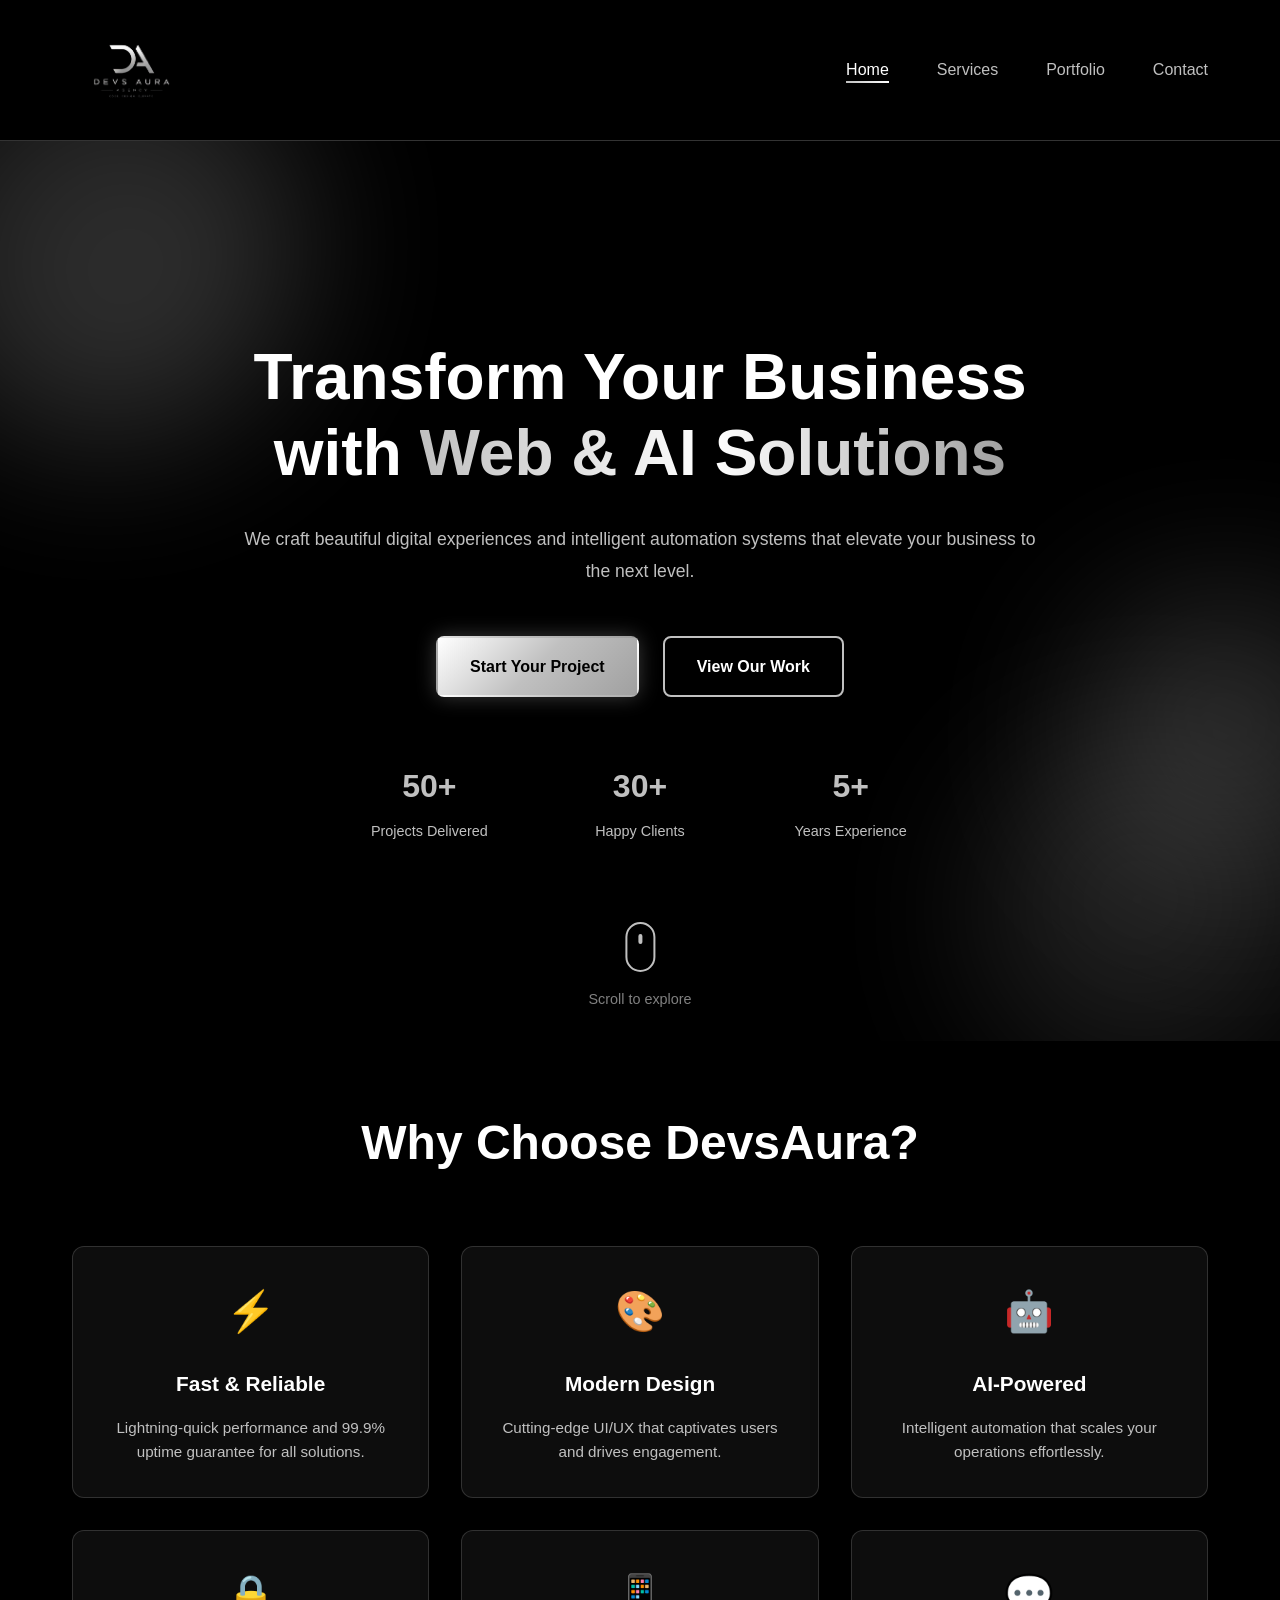
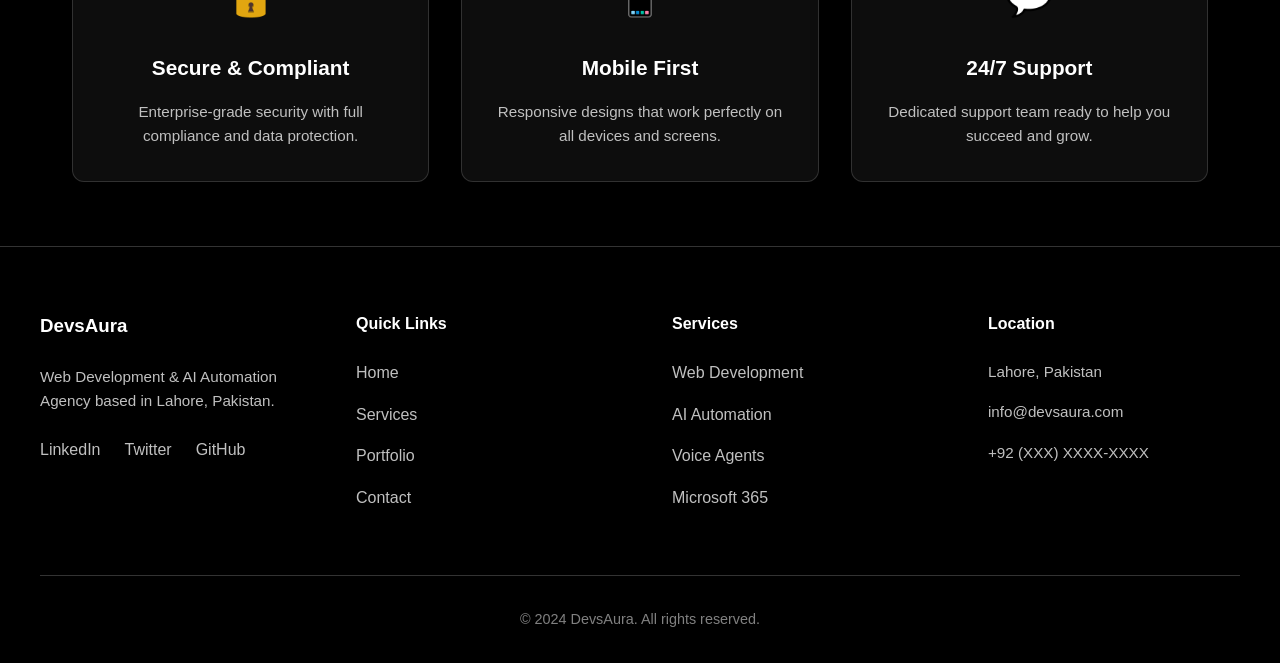
<file: index.html>
<!DOCTYPE html>
<html lang="en">
<head>
    <meta charset="UTF-8">
    <meta name="viewport" content="width=device-width, initial-scale=1.0">
    <title>DevsAura - Web Development & AI Automation Agency</title>
    <link rel="stylesheet" href="style.css">
</head>
<body>
    <!-- Navigation -->
    <nav class="navbar">
        <div class="nav-container">
            <div class="logo">
                <img src="logo.png" alt="DevsAura Logo" style="height: 120px; width: auto; display: block;">
            </div>
            <ul class="nav-menu">
                <li><a href="index.html" class="nav-link active">Home</a></li>
                <li><a href="services.html" class="nav-link">Services</a></li>
                <li><a href="portfolio.html" class="nav-link">Portfolio</a></li>
                <li><a href="contact.html" class="nav-link">Contact</a></li>
            </ul>
            <div class="hamburger">
                <span></span>
                <span></span>
                <span></span>
            </div>
        </div>
    </nav>

    <!-- Hero Section -->
    <section class="hero">
        <div class="background-elements">
            <div class="gradient-blob blob-1"></div>
            <div class="gradient-blob blob-2"></div>
            <div class="gradient-blob blob-3"></div>
        </div>

        <div class="hero-content">
            <h1 class="hero-title">
                Transform Your Business with
                <span class="gradient-text animated-gradient">Web & AI Solutions</span>
            </h1>
            <p class="hero-subtitle">
                We craft beautiful digital experiences and intelligent automation systems
                that elevate your business to the next level.
            </p>

            <div class="hero-cta">
                <a href="contact.html" class="btn btn-primary">Start Your Project</a>
                <a href="portfolio.html" class="btn btn-secondary">View Our Work</a>
            </div>

            <div class="hero-stats">
                <div class="stat-item">
                    <h3>50+</h3>
                    <p>Projects Delivered</p>
                </div>
                <div class="stat-item">
                    <h3>30+</h3>
                    <p>Happy Clients</p>
                </div>
                <div class="stat-item">
                    <h3>5+</h3>
                    <p>Years Experience</p>
                </div>
            </div>
        </div>

        <div class="hero-scroll">
            <div class="scroll-icon">
                <div class="scroll-wheel"></div>
            </div>
            <p>Scroll to explore</p>
        </div>
    </section>

    <!-- Features Section -->
    <section class="features">
        <div class="container">
            <h2>Why Choose DevsAura?</h2>
            <div class="features-grid">
                <div class="feature-card glass">
                    <div class="feature-icon">⚡</div>
                    <h3>Fast & Reliable</h3>
                    <p>Lightning-quick performance and 99.9% uptime guarantee for all solutions.</p>
                </div>
                <div class="feature-card glass">
                    <div class="feature-icon">🎨</div>
                    <h3>Modern Design</h3>
                    <p>Cutting-edge UI/UX that captivates users and drives engagement.</p>
                </div>
                <div class="feature-card glass">
                    <div class="feature-icon">🤖</div>
                    <h3>AI-Powered</h3>
                    <p>Intelligent automation that scales your operations effortlessly.</p>
                </div>
                <div class="feature-card glass">
                    <div class="feature-icon">🔒</div>
                    <h3>Secure & Compliant</h3>
                    <p>Enterprise-grade security with full compliance and data protection.</p>
                </div>
                <div class="feature-card glass">
                    <div class="feature-icon">📱</div>
                    <h3>Mobile First</h3>
                    <p>Responsive designs that work perfectly on all devices and screens.</p>
                </div>
                <div class="feature-card glass">
                    <div class="feature-icon">💬</div>
                    <h3>24/7 Support</h3>
                    <p>Dedicated support team ready to help you succeed and grow.</p>
                </div>
            </div>
        </div>
    </section>

    <!-- Footer -->
    <footer class="footer">
        <div class="footer-content">
            <div class="footer-section">
                <h3>DevsAura</h3>
                <p>Web Development & AI Automation Agency based in Lahore, Pakistan.</p>
                <div class="social-links">
                    <a href="#" class="social-link">LinkedIn</a>
                    <a href="#" class="social-link">Twitter</a>
                    <a href="#" class="social-link">GitHub</a>
                </div>
            </div>
            <div class="footer-section">
                <h4>Quick Links</h4>
                <ul>
                    <li><a href="index.html">Home</a></li>
                    <li><a href="services.html">Services</a></li>
                    <li><a href="portfolio.html">Portfolio</a></li>
                    <li><a href="contact.html">Contact</a></li>
                </ul>
            </div>
            <div class="footer-section">
                <h4>Services</h4>
                <ul>
                    <li><a href="services.html">Web Development</a></li>
                    <li><a href="services.html">AI Automation</a></li>
                    <li><a href="services.html">Voice Agents</a></li>
                    <li><a href="services.html">Microsoft 365</a></li>
                </ul>
            </div>
            <div class="footer-section">
                <h4>Location</h4>
                <p>Lahore, Pakistan</p>
                <p class="contact-info">info@devsaura.com</p>
                <p class="contact-info">+92 (XXX) XXXX-XXXX</p>
            </div>
        </div>
        <div class="footer-bottom">
            <p>&copy; 2024 DevsAura. All rights reserved.</p>
        </div>
    </footer>

    <script src="main.js"></script>
</body>
</html>
</file>
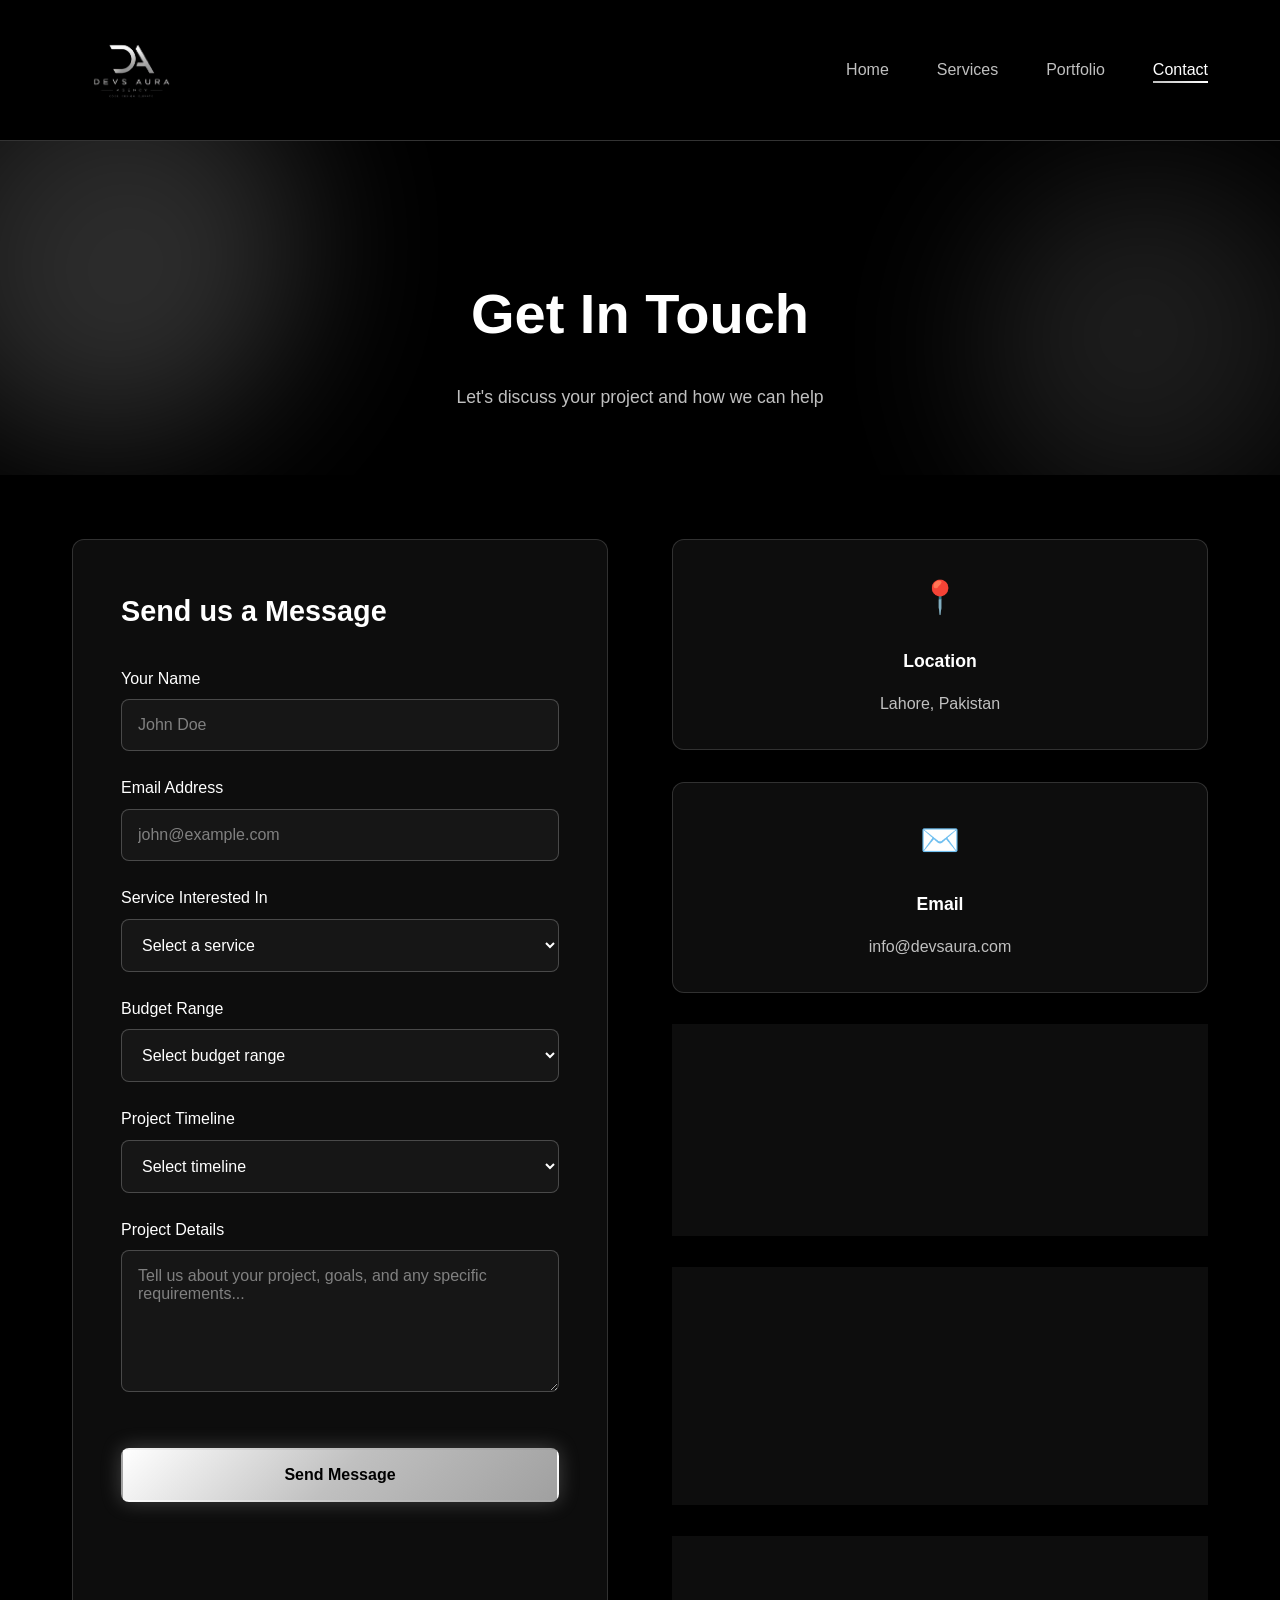
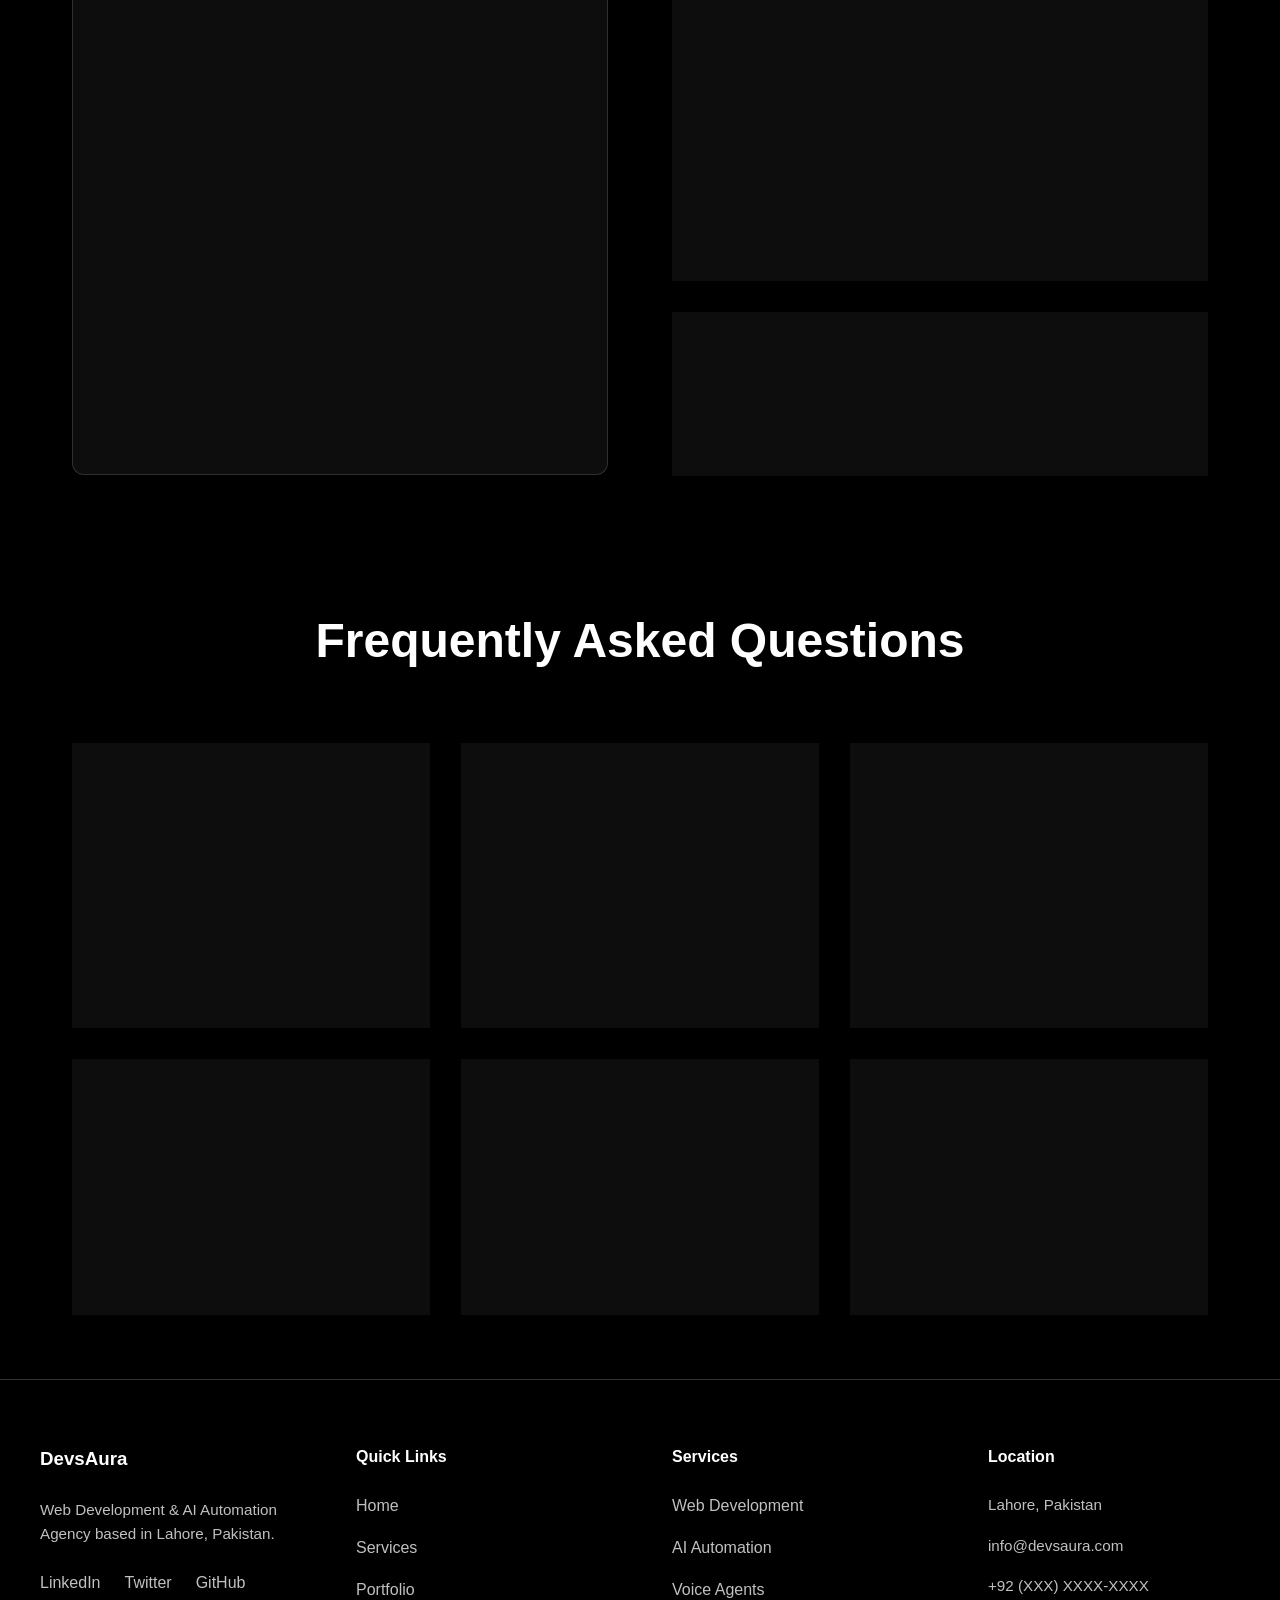
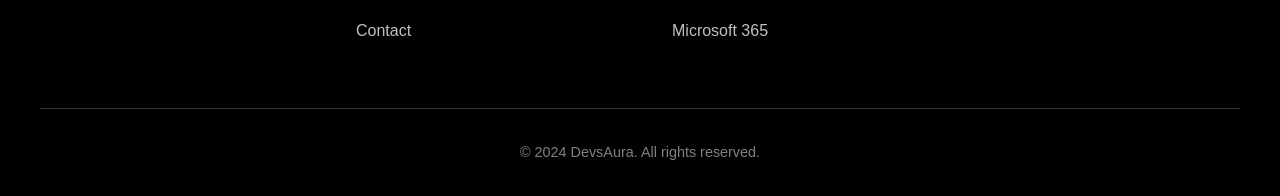
<file: contact.html>
<!DOCTYPE html>
<html lang="en">
<head>
    <meta charset="UTF-8">
    <meta name="viewport" content="width=device-width, initial-scale=1.0">
    <title>Contact - DevsAura</title>
    <link rel="stylesheet" href="style.css">
</head>
<body>
    <!-- Navigation -->
    <nav class="navbar">
        <div class="nav-container">
            <div class="logo">
                <img src="logo.png" alt="DevsAura Logo" style="height: 120px; width: auto; display: block;">
            </div>
            <ul class="nav-menu">
                <li><a href="index.html" class="nav-link">Home</a></li>
                <li><a href="services.html" class="nav-link">Services</a></li>
                <li><a href="portfolio.html" class="nav-link">Portfolio</a></li>
                <li><a href="contact.html" class="nav-link active">Contact</a></li>
            </ul>
            <div class="hamburger">
                <span></span>
                <span></span>
                <span></span>
            </div>
        </div>
    </nav>

    <!-- Page Header -->
    <section class="page-header">
        <div class="background-elements">
            <div class="gradient-blob blob-1"></div>
            <div class="gradient-blob blob-2"></div>
        </div>
        <div class="container">
            <h1>Get In Touch</h1>
            <p>Let's discuss your project and how we can help</p>
        </div>
    </section>

    <!-- Contact Section -->
    <section class="contact-section">
        <div class="container">
            <div class="contact-wrapper">
                <!-- Contact Form -->
                <div class="contact-form-container glass">
                    <h2>Send us a Message</h2>
                    <form id="contactForm" class="contact-form">
                        <div class="form-group">
                            <label for="name">Your Name</label>
                            <input
                                type="text"
                                id="name"
                                name="name"
                                placeholder="John Doe"
                                required
                            >
                        </div>

                        <div class="form-group">
                            <label for="email">Email Address</label>
                            <input
                                type="email"
                                id="email"
                                name="email"
                                placeholder="john@example.com"
                                required
                            >
                        </div>

                        <div class="form-group">
                            <label for="service">Service Interested In</label>
                            <select id="service" name="service" required>
                                <option value="">Select a service</option>
                                <option value="web-development">Web Development</option>
                                <option value="ai-automation">AI Automation</option>
                                <option value="voice-agents">Voice Agents</option>
                                <option value="microsoft-365">Microsoft 365 Solutions</option>
                                <option value="other">Other</option>
                            </select>
                        </div>

                        <div class="form-group">
                            <label for="budget">Budget Range</label>
                            <select id="budget" name="budget" required>
                                <option value="">Select budget range</option>
                                <option value="1000-5000">$1,000 - $5,000</option>
                                <option value="5000-10000">$5,000 - $10,000</option>
                                <option value="10000-25000">$10,000 - $25,000</option>
                                <option value="25000-50000">$25,000 - $50,000</option>
                                <option value="50000+">$50,000+</option>
                            </select>
                        </div>

                        <div class="form-group">
                            <label for="timeline">Project Timeline</label>
                            <select id="timeline" name="timeline" required>
                                <option value="">Select timeline</option>
                                <option value="asap">ASAP (1-2 weeks)</option>
                                <option value="1-month">1 Month</option>
                                <option value="2-3-months">2-3 Months</option>
                                <option value="3-6-months">3-6 Months</option>
                                <option value="flexible">Flexible</option>
                            </select>
                        </div>

                        <div class="form-group">
                            <label for="message">Project Details</label>
                            <textarea
                                id="message"
                                name="message"
                                placeholder="Tell us about your project, goals, and any specific requirements..."
                                rows="6"
                                required
                            ></textarea>
                        </div>

                        <button type="submit" class="btn btn-primary btn-submit">Send Message</button>
                        <div class="form-status" id="formStatus"></div>
                    </form>
                </div>

                <!-- Contact Info -->
                <div class="contact-info-container">
                    <div class="info-card glass">
                        <div class="info-icon">📍</div>
                        <h3>Location</h3>
                        <p>Lahore, Pakistan</p>
                    </div>

                    <div class="info-card glass">
                        <div class="info-icon">✉️</div>
                        <h3>Email</h3>
                        <p>
                            <a href="mailto:info@devsaura.com">info@devsaura.com</a>
                        </p>
                    </div>

                    <div class="info-card glass">
                        <div class="info-icon">📞</div>
                        <h3>Phone</h3>
                        <p>+92 (XXX) XXXX-XXXX</p>
                    </div>

                    <div class="info-card glass">
                        <div class="info-icon">🕐</div>
                        <h3>Business Hours</h3>
                        <p>Monday - Friday<br>9:00 AM - 6:00 PM (PKT)</p>
                    </div>

                    <div class="info-box glass">
                        <h3>Why Choose DevsAura?</h3>
                        <ul class="benefits-list">
                            <li>✓ 5+ years of industry experience</li>
                            <li>✓ 50+ successful projects delivered</li>
                            <li>✓ Expert team of developers and AI specialists</li>
                            <li>✓ Transparent communication & regular updates</li>
                            <li>✓ Competitive pricing & flexible packages</li>
                            <li>✓ Dedicated support throughout the project</li>
                        </ul>
                    </div>

                    <div class="info-box glass">
                        <h3>Follow Us</h3>
                        <div class="social-links-large">
                            <a href="#" class="social-icon">in</a>
                            <a href="#" class="social-icon">𝕏</a>
                            <a href="#" class="social-icon">⚡</a>
                        </div>
                    </div>
                </div>
            </div>
        </div>
    </section>

    <!-- FAQ Section -->
    <section class="faq-section">
        <div class="container">
            <h2>Frequently Asked Questions</h2>
            <div class="faq-grid">
                <div class="faq-item glass">
                    <h4>How long does a project typically take?</h4>
                    <p>Project timelines vary based on scope and complexity. Small projects take 2-4 weeks, while larger ones may take 2-6 months. We'll provide a detailed timeline after understanding your requirements.</p>
                </div>
                <div class="faq-item glass">
                    <h4>Do you offer support after launch?</h4>
                    <p>Yes! We provide ongoing support, maintenance, and updates. We can discuss support packages that fit your needs and budget.</p>
                </div>
                <div class="faq-item glass">
                    <h4>Can you work with my existing systems?</h4>
                    <p>Absolutely. We specialize in integrating with existing platforms, APIs, and systems. We'll ensure seamless integration with your current setup.</p>
                </div>
                <div class="faq-item glass">
                    <h4>What payment options do you offer?</h4>
                    <p>We accept bank transfers, online payments, and flexible payment plans for larger projects. Discuss payment terms during the consultation.</p>
                </div>
                <div class="faq-item glass">
                    <h4>Can you sign an NDA?</h4>
                    <p>Yes, we're happy to sign NDAs and confidentiality agreements to protect your business information and intellectual property.</p>
                </div>
                <div class="faq-item glass">
                    <h4>How do you handle project communication?</h4>
                    <p>We maintain regular communication through meetings, email, and chat. You'll receive progress updates weekly and have direct access to your project manager.</p>
                </div>
            </div>
        </div>
    </section>

    <!-- Footer -->
    <footer class="footer">
        <div class="footer-content">
            <div class="footer-section">
                <h3>DevsAura</h3>
                <p>Web Development & AI Automation Agency based in Lahore, Pakistan.</p>
                <div class="social-links">
                    <a href="#" class="social-link">LinkedIn</a>
                    <a href="#" class="social-link">Twitter</a>
                    <a href="#" class="social-link">GitHub</a>
                </div>
            </div>
            <div class="footer-section">
                <h4>Quick Links</h4>
                <ul>
                    <li><a href="index.html">Home</a></li>
                    <li><a href="services.html">Services</a></li>
                    <li><a href="portfolio.html">Portfolio</a></li>
                    <li><a href="contact.html">Contact</a></li>
                </ul>
            </div>
            <div class="footer-section">
                <h4>Services</h4>
                <ul>
                    <li><a href="services.html">Web Development</a></li>
                    <li><a href="services.html">AI Automation</a></li>
                    <li><a href="services.html">Voice Agents</a></li>
                    <li><a href="services.html">Microsoft 365</a></li>
                </ul>
            </div>
            <div class="footer-section">
                <h4>Location</h4>
                <p>Lahore, Pakistan</p>
                <p class="contact-info">info@devsaura.com</p>
                <p class="contact-info">+92 (XXX) XXXX-XXXX</p>
            </div>
        </div>
        <div class="footer-bottom">
            <p>&copy; 2024 DevsAura. All rights reserved.</p>
        </div>
    </footer>

    <script src="main.js"></script>
</body>
</html>
</file>
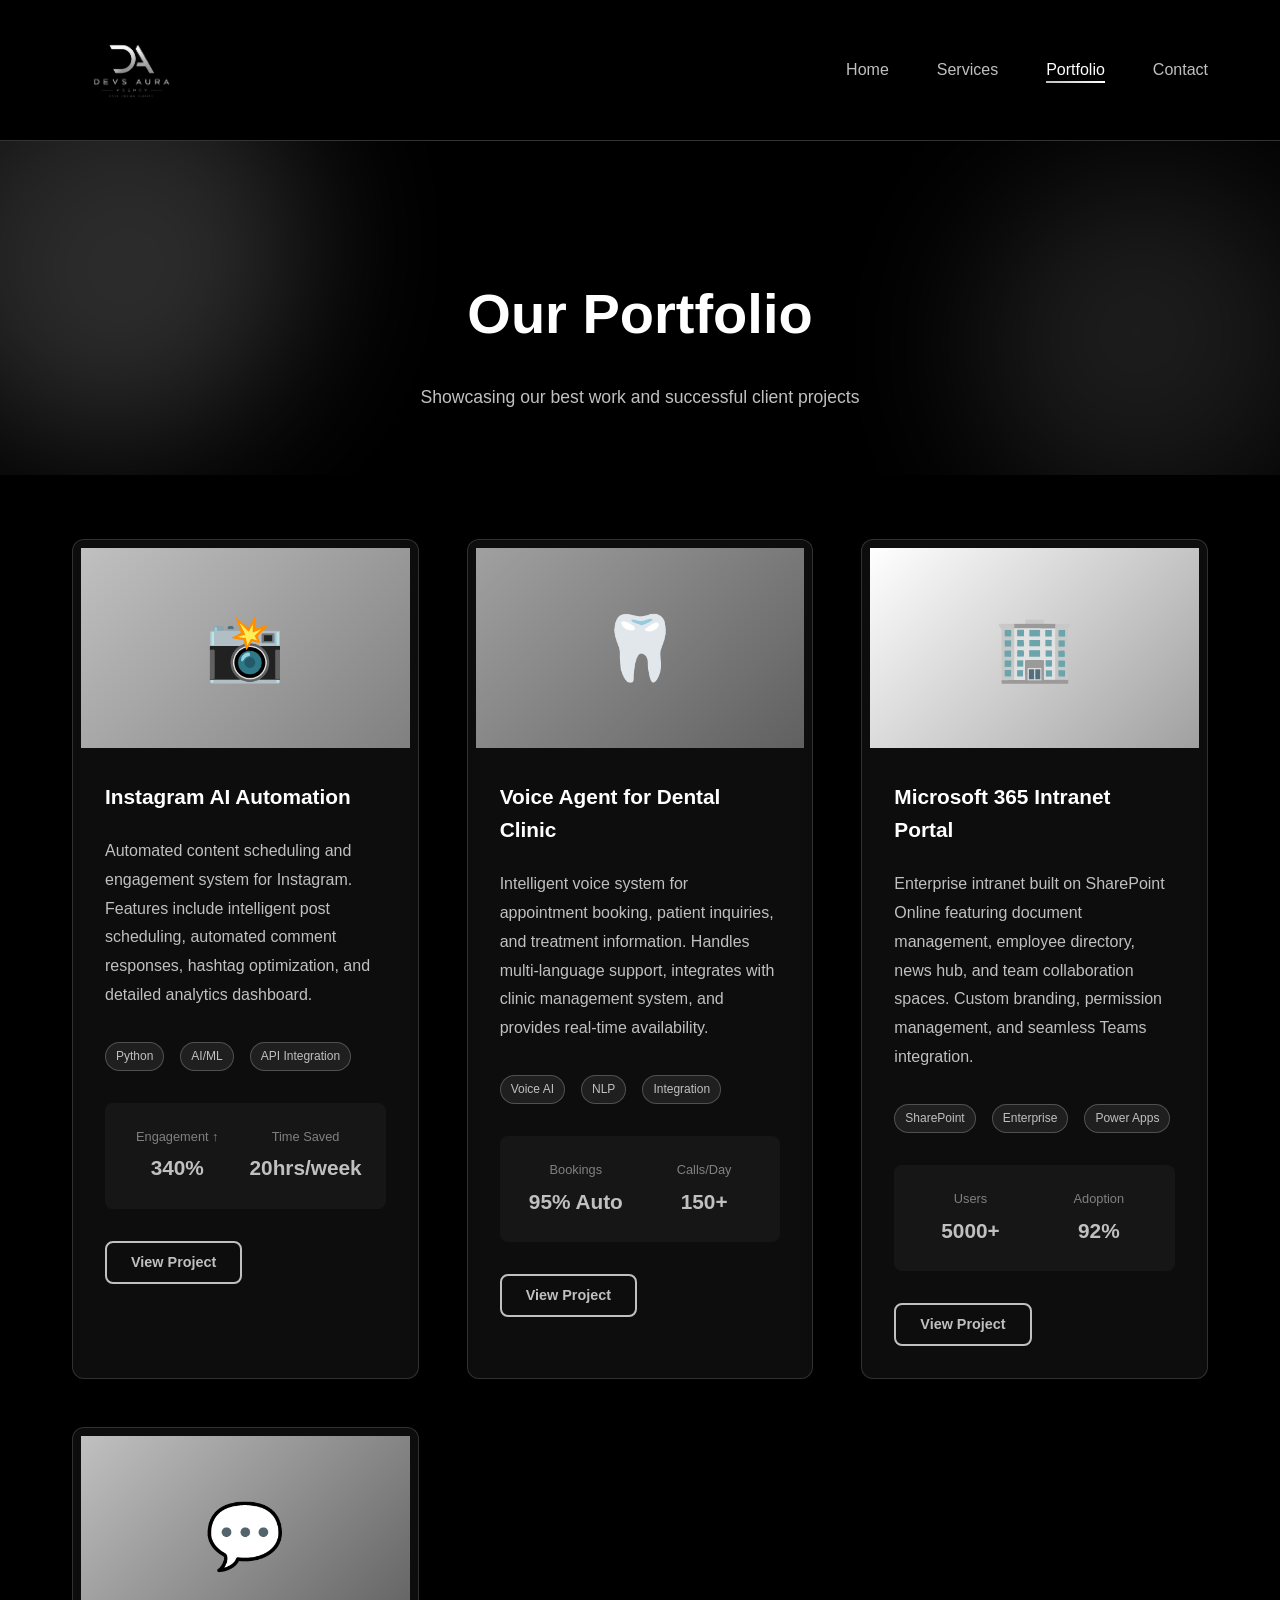
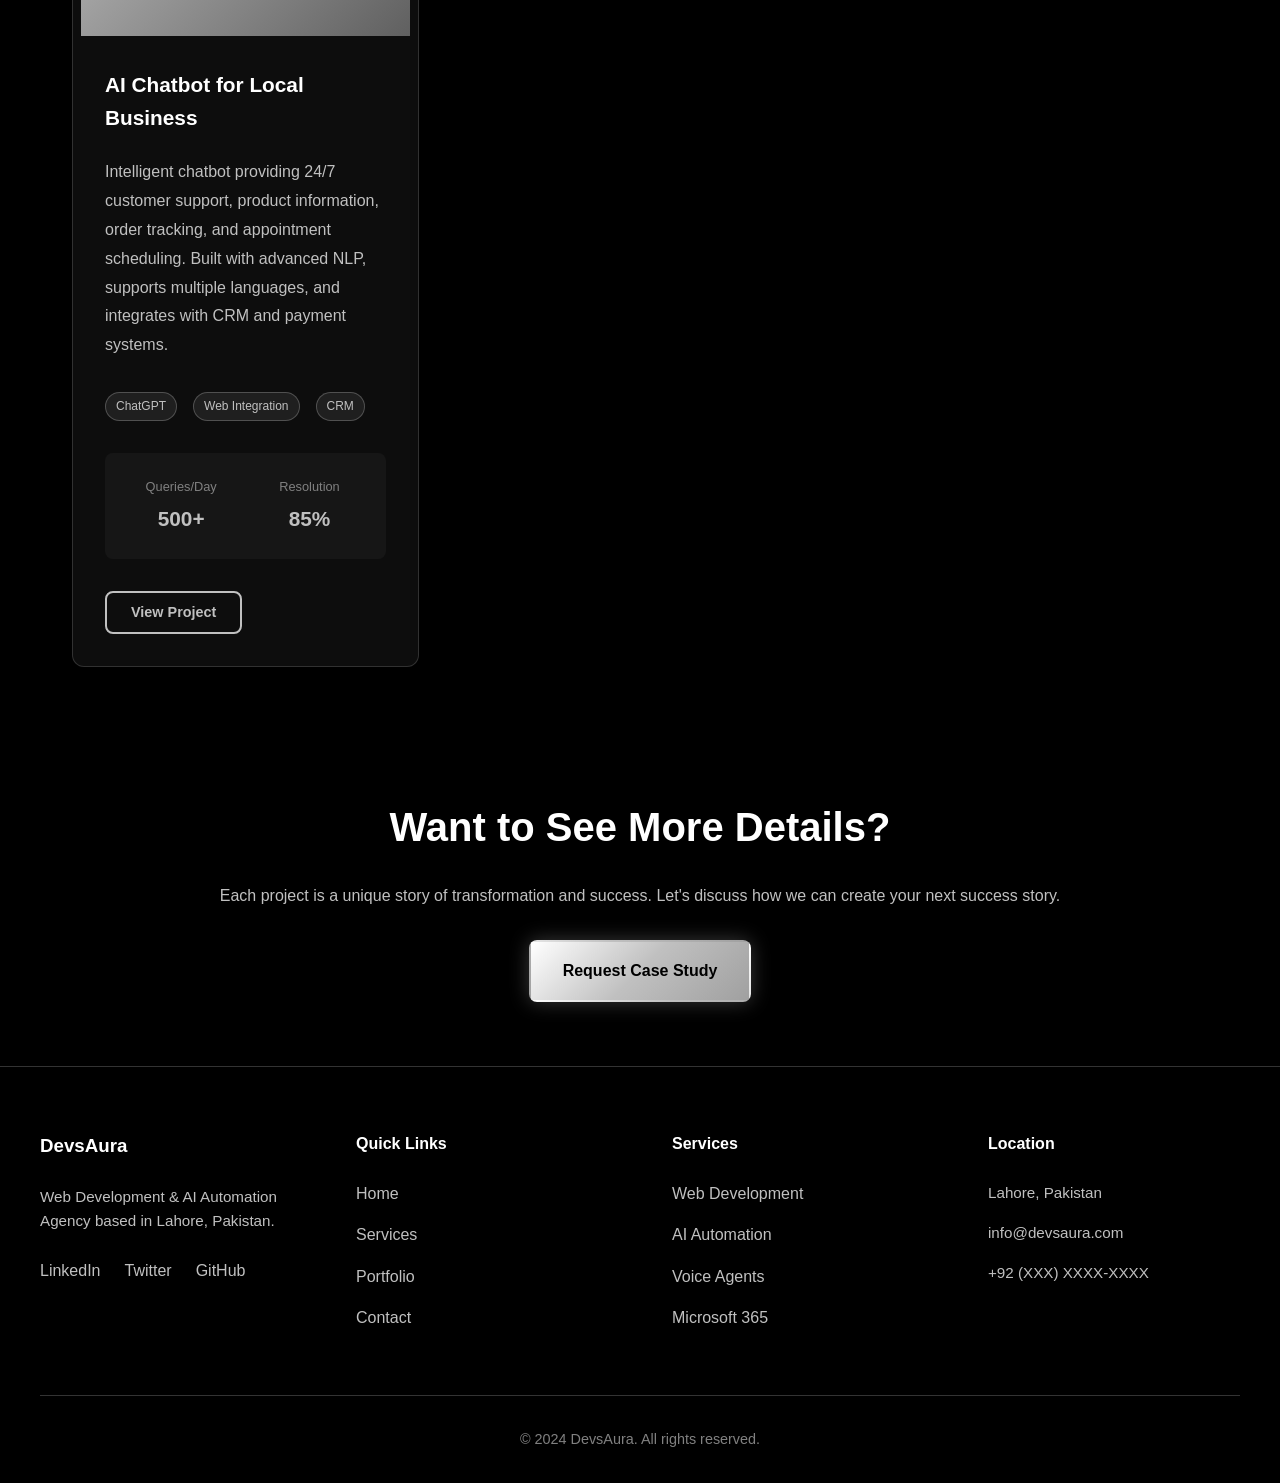
<file: portfolio.html>
<!DOCTYPE html>
<html lang="en">
<head>
    <meta charset="UTF-8">
    <meta name="viewport" content="width=device-width, initial-scale=1.0">
    <title>Portfolio - DevsAura</title>
    <link rel="stylesheet" href="style.css">
</head>
<body>
    <!-- Navigation -->
    <nav class="navbar">
        <div class="nav-container">
            <div class="logo">
                <img src="logo.png" alt="DevsAura Logo" style="height: 120px; width: auto; display: block;">
            </div>
            <ul class="nav-menu">
                <li><a href="index.html" class="nav-link">Home</a></li>
                <li><a href="services.html" class="nav-link">Services</a></li>
                <li><a href="portfolio.html" class="nav-link active">Portfolio</a></li>
                <li><a href="contact.html" class="nav-link">Contact</a></li>
            </ul>
            <div class="hamburger">
                <span></span>
                <span></span>
                <span></span>
            </div>
        </div>
    </nav>

    <!-- Page Header -->
    <section class="page-header">
        <div class="background-elements">
            <div class="gradient-blob blob-1"></div>
            <div class="gradient-blob blob-2"></div>
        </div>
        <div class="container">
            <h1>Our Portfolio</h1>
            <p>Showcasing our best work and successful client projects</p>
        </div>
    </section>

    <!-- Projects Section -->
    <section class="portfolio-section">
        <div class="container">
            <div class="portfolio-grid">
                <!-- Project 1: Instagram AI Automation -->
                <div class="project-card glass">
                    <div class="project-image">
                        <div class="image-placeholder gradient-accent-1">
                            <span class="image-icon">📸</span>
                        </div>
                    </div>
                    <div class="project-content">
                        <h3>Instagram AI Automation</h3>
                        <p>
                            Automated content scheduling and engagement system for Instagram. Features include
                            intelligent post scheduling, automated comment responses, hashtag optimization,
                            and detailed analytics dashboard.
                        </p>
                        <div class="project-meta">
                            <span class="tag">Python</span>
                            <span class="tag">AI/ML</span>
                            <span class="tag">API Integration</span>
                        </div>
                        <div class="project-stats">
                            <div class="stat">
                                <span class="stat-label">Engagement ↑</span>
                                <span class="stat-value">340%</span>
                            </div>
                            <div class="stat">
                                <span class="stat-label">Time Saved</span>
                                <span class="stat-value">20hrs/week</span>
                            </div>
                        </div>
                        <a href="#" class="btn btn-outline">View Project</a>
                    </div>
                </div>

                <!-- Project 2: Voice Agent for Dental Clinic -->
                <div class="project-card glass">
                    <div class="project-image">
                        <div class="image-placeholder gradient-accent-2">
                            <span class="image-icon">🦷</span>
                        </div>
                    </div>
                    <div class="project-content">
                        <h3>Voice Agent for Dental Clinic</h3>
                        <p>
                            Intelligent voice system for appointment booking, patient inquiries, and treatment
                            information. Handles multi-language support, integrates with clinic management system,
                            and provides real-time availability.
                        </p>
                        <div class="project-meta">
                            <span class="tag">Voice AI</span>
                            <span class="tag">NLP</span>
                            <span class="tag">Integration</span>
                        </div>
                        <div class="project-stats">
                            <div class="stat">
                                <span class="stat-label">Bookings</span>
                                <span class="stat-value">95% Auto</span>
                            </div>
                            <div class="stat">
                                <span class="stat-label">Calls/Day</span>
                                <span class="stat-value">150+</span>
                            </div>
                        </div>
                        <a href="#" class="btn btn-outline">View Project</a>
                    </div>
                </div>

                <!-- Project 3: Microsoft 365 Intranet -->
                <div class="project-card glass">
                    <div class="project-image">
                        <div class="image-placeholder gradient-accent-3">
                            <span class="image-icon">🏢</span>
                        </div>
                    </div>
                    <div class="project-content">
                        <h3>Microsoft 365 Intranet Portal</h3>
                        <p>
                            Enterprise intranet built on SharePoint Online featuring document management,
                            employee directory, news hub, and team collaboration spaces. Custom branding,
                            permission management, and seamless Teams integration.
                        </p>
                        <div class="project-meta">
                            <span class="tag">SharePoint</span>
                            <span class="tag">Enterprise</span>
                            <span class="tag">Power Apps</span>
                        </div>
                        <div class="project-stats">
                            <div class="stat">
                                <span class="stat-label">Users</span>
                                <span class="stat-value">5000+</span>
                            </div>
                            <div class="stat">
                                <span class="stat-label">Adoption</span>
                                <span class="stat-value">92%</span>
                            </div>
                        </div>
                        <a href="#" class="btn btn-outline">View Project</a>
                    </div>
                </div>

                <!-- Project 4: AI Chatbot for Local Business -->
                <div class="project-card glass">
                    <div class="project-image">
                        <div class="image-placeholder gradient-accent-4">
                            <span class="image-icon">💬</span>
                        </div>
                    </div>
                    <div class="project-content">
                        <h3>AI Chatbot for Local Business</h3>
                        <p>
                            Intelligent chatbot providing 24/7 customer support, product information, order
                            tracking, and appointment scheduling. Built with advanced NLP, supports multiple
                            languages, and integrates with CRM and payment systems.
                        </p>
                        <div class="project-meta">
                            <span class="tag">ChatGPT</span>
                            <span class="tag">Web Integration</span>
                            <span class="tag">CRM</span>
                        </div>
                        <div class="project-stats">
                            <div class="stat">
                                <span class="stat-label">Queries/Day</span>
                                <span class="stat-value">500+</span>
                            </div>
                            <div class="stat">
                                <span class="stat-label">Resolution</span>
                                <span class="stat-value">85%</span>
                            </div>
                        </div>
                        <a href="#" class="btn btn-outline">View Project</a>
                    </div>
                </div>
            </div>
        </div>
    </section>

    <!-- Case Study Preview -->
    <section class="case-study-section">
        <div class="container">
            <h2>Want to See More Details?</h2>
            <p>Each project is a unique story of transformation and success. Let's discuss how we can create your next success story.</p>
            <a href="contact.html" class="btn btn-primary">Request Case Study</a>
        </div>
    </section>

    <!-- Footer -->
    <footer class="footer">
        <div class="footer-content">
            <div class="footer-section">
                <h3>DevsAura</h3>
                <p>Web Development & AI Automation Agency based in Lahore, Pakistan.</p>
                <div class="social-links">
                    <a href="#" class="social-link">LinkedIn</a>
                    <a href="#" class="social-link">Twitter</a>
                    <a href="#" class="social-link">GitHub</a>
                </div>
            </div>
            <div class="footer-section">
                <h4>Quick Links</h4>
                <ul>
                    <li><a href="index.html">Home</a></li>
                    <li><a href="services.html">Services</a></li>
                    <li><a href="portfolio.html">Portfolio</a></li>
                    <li><a href="contact.html">Contact</a></li>
                </ul>
            </div>
            <div class="footer-section">
                <h4>Services</h4>
                <ul>
                    <li><a href="services.html">Web Development</a></li>
                    <li><a href="services.html">AI Automation</a></li>
                    <li><a href="services.html">Voice Agents</a></li>
                    <li><a href="services.html">Microsoft 365</a></li>
                </ul>
            </div>
            <div class="footer-section">
                <h4>Location</h4>
                <p>Lahore, Pakistan</p>
                <p class="contact-info">info@devsaura.com</p>
                <p class="contact-info">+92 (XXX) XXXX-XXXX</p>
            </div>
        </div>
        <div class="footer-bottom">
            <p>&copy; 2024 DevsAura. All rights reserved.</p>
        </div>
    </footer>

    <script src="main.js"></script>
</body>
</html>
</file>
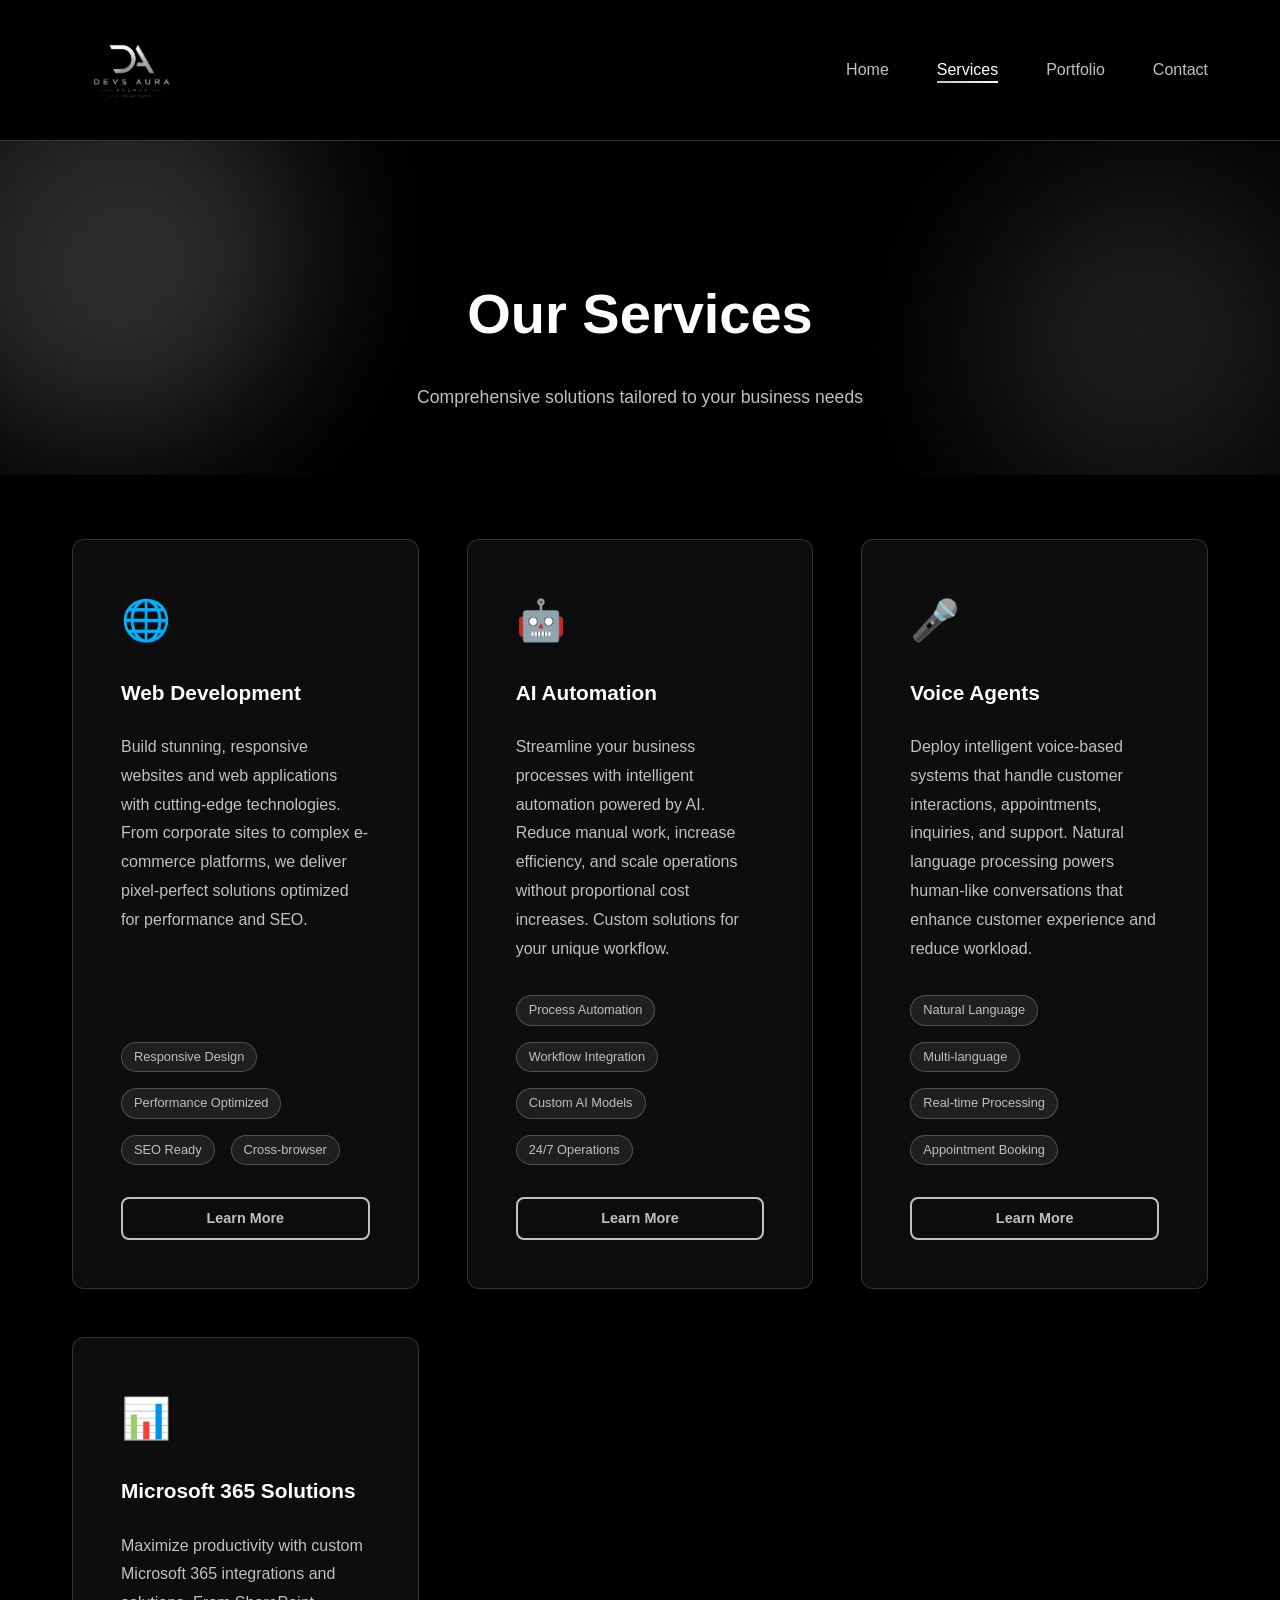
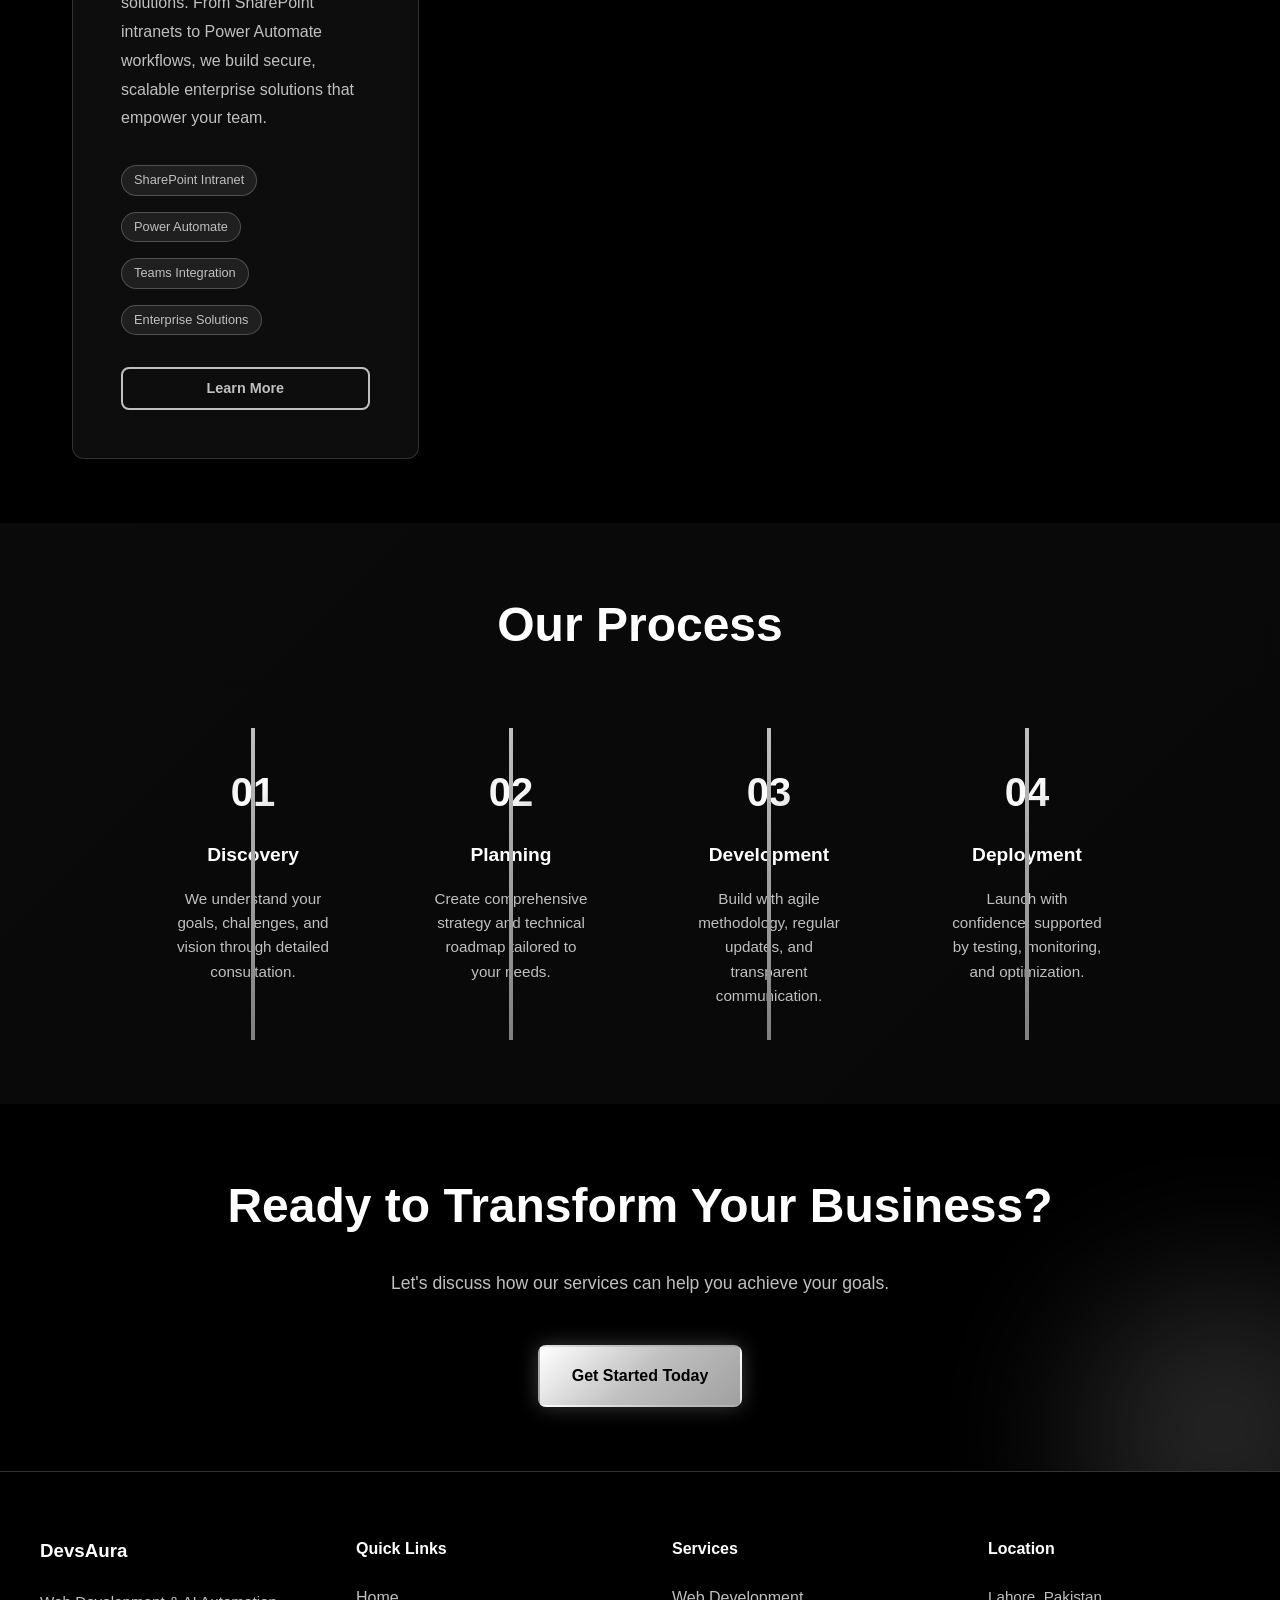
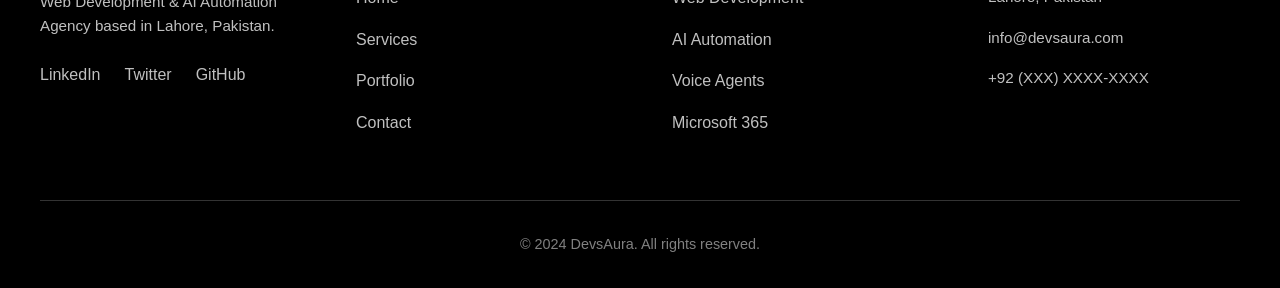
<file: services.html>
<!DOCTYPE html>
<html lang="en">
<head>
    <meta charset="UTF-8">
    <meta name="viewport" content="width=device-width, initial-scale=1.0">
    <title>Services - DevsAura</title>
    <link rel="stylesheet" href="style.css">
</head>
<body>
    <!-- Navigation -->
    <nav class="navbar">
        <div class="nav-container">
            <div class="logo">
                <img src="logo.png" alt="DevsAura Logo" style="height: 120px; width: auto; display: block;">
            </div>
            <ul class="nav-menu">
                <li><a href="index.html" class="nav-link">Home</a></li>
                <li><a href="services.html" class="nav-link active">Services</a></li>
                <li><a href="portfolio.html" class="nav-link">Portfolio</a></li>
                <li><a href="contact.html" class="nav-link">Contact</a></li>
            </ul>
            <div class="hamburger">
                <span></span>
                <span></span>
                <span></span>
            </div>
        </div>
    </nav>

    <!-- Page Header -->
    <section class="page-header">
        <div class="background-elements">
            <div class="gradient-blob blob-1"></div>
            <div class="gradient-blob blob-2"></div>
        </div>
        <div class="container">
            <h1>Our Services</h1>
            <p>Comprehensive solutions tailored to your business needs</p>
        </div>
    </section>

    <!-- Services Grid -->
    <section class="services-section">
        <div class="container">
            <div class="services-grid">
                <!-- Web Development -->
                <div class="service-card glass">
                    <div class="service-icon">🌐</div>
                    <h3>Web Development</h3>
                    <p>
                        Build stunning, responsive websites and web applications with cutting-edge technologies.
                        From corporate sites to complex e-commerce platforms, we deliver pixel-perfect solutions
                        optimized for performance and SEO.
                    </p>
                    <div class="service-features">
                        <div class="feature-tag">Responsive Design</div>
                        <div class="feature-tag">Performance Optimized</div>
                        <div class="feature-tag">SEO Ready</div>
                        <div class="feature-tag">Cross-browser</div>
                    </div>
                    <a href="contact.html" class="btn btn-outline">Learn More</a>
                </div>

                <!-- AI Automation -->
                <div class="service-card glass">
                    <div class="service-icon">🤖</div>
                    <h3>AI Automation</h3>
                    <p>
                        Streamline your business processes with intelligent automation powered by AI.
                        Reduce manual work, increase efficiency, and scale operations without proportional
                        cost increases. Custom solutions for your unique workflow.
                    </p>
                    <div class="service-features">
                        <div class="feature-tag">Process Automation</div>
                        <div class="feature-tag">Workflow Integration</div>
                        <div class="feature-tag">Custom AI Models</div>
                        <div class="feature-tag">24/7 Operations</div>
                    </div>
                    <a href="contact.html" class="btn btn-outline">Learn More</a>
                </div>

                <!-- Voice Agents -->
                <div class="service-card glass">
                    <div class="service-icon">🎤</div>
                    <h3>Voice Agents</h3>
                    <p>
                        Deploy intelligent voice-based systems that handle customer interactions, appointments,
                        inquiries, and support. Natural language processing powers human-like conversations
                        that enhance customer experience and reduce workload.
                    </p>
                    <div class="service-features">
                        <div class="feature-tag">Natural Language</div>
                        <div class="feature-tag">Multi-language</div>
                        <div class="feature-tag">Real-time Processing</div>
                        <div class="feature-tag">Appointment Booking</div>
                    </div>
                    <a href="contact.html" class="btn btn-outline">Learn More</a>
                </div>

                <!-- Microsoft 365 Solutions -->
                <div class="service-card glass">
                    <div class="service-icon">📊</div>
                    <h3>Microsoft 365 Solutions</h3>
                    <p>
                        Maximize productivity with custom Microsoft 365 integrations and solutions.
                        From SharePoint intranets to Power Automate workflows, we build secure,
                        scalable enterprise solutions that empower your team.
                    </p>
                    <div class="service-features">
                        <div class="feature-tag">SharePoint Intranet</div>
                        <div class="feature-tag">Power Automate</div>
                        <div class="feature-tag">Teams Integration</div>
                        <div class="feature-tag">Enterprise Solutions</div>
                    </div>
                    <a href="contact.html" class="btn btn-outline">Learn More</a>
                </div>
            </div>
        </div>
    </section>

    <!-- Process Section -->
    <section class="process-section">
        <div class="container">
            <h2>Our Process</h2>
            <div class="process-timeline">
                <div class="process-step">
                    <div class="step-number">01</div>
                    <h4>Discovery</h4>
                    <p>We understand your goals, challenges, and vision through detailed consultation.</p>
                </div>
                <div class="process-step">
                    <div class="step-number">02</div>
                    <h4>Planning</h4>
                    <p>Create comprehensive strategy and technical roadmap tailored to your needs.</p>
                </div>
                <div class="process-step">
                    <div class="step-number">03</div>
                    <h4>Development</h4>
                    <p>Build with agile methodology, regular updates, and transparent communication.</p>
                </div>
                <div class="process-step">
                    <div class="step-number">04</div>
                    <h4>Deployment</h4>
                    <p>Launch with confidence, supported by testing, monitoring, and optimization.</p>
                </div>
            </div>
        </div>
    </section>

    <!-- CTA Section -->
    <section class="cta-section">
        <div class="background-elements">
            <div class="gradient-blob blob-3"></div>
        </div>
        <div class="container">
            <h2>Ready to Transform Your Business?</h2>
            <p>Let's discuss how our services can help you achieve your goals.</p>
            <a href="contact.html" class="btn btn-primary">Get Started Today</a>
        </div>
    </section>

    <!-- Footer -->
    <footer class="footer">
        <div class="footer-content">
            <div class="footer-section">
                <h3>DevsAura</h3>
                <p>Web Development & AI Automation Agency based in Lahore, Pakistan.</p>
                <div class="social-links">
                    <a href="#" class="social-link">LinkedIn</a>
                    <a href="#" class="social-link">Twitter</a>
                    <a href="#" class="social-link">GitHub</a>
                </div>
            </div>
            <div class="footer-section">
                <h4>Quick Links</h4>
                <ul>
                    <li><a href="index.html">Home</a></li>
                    <li><a href="services.html">Services</a></li>
                    <li><a href="portfolio.html">Portfolio</a></li>
                    <li><a href="contact.html">Contact</a></li>
                </ul>
            </div>
            <div class="footer-section">
                <h4>Services</h4>
                <ul>
                    <li><a href="services.html">Web Development</a></li>
                    <li><a href="services.html">AI Automation</a></li>
                    <li><a href="services.html">Voice Agents</a></li>
                    <li><a href="services.html">Microsoft 365</a></li>
                </ul>
            </div>
            <div class="footer-section">
                <h4>Location</h4>
                <p>Lahore, Pakistan</p>
                <p class="contact-info">info@devsaura.com</p>
                <p class="contact-info">+92 (XXX) XXXX-XXXX</p>
            </div>
        </div>
        <div class="footer-bottom">
            <p>&copy; 2024 DevsAura. All rights reserved.</p>
        </div>
    </footer>

    <script src="main.js"></script>
</body>
</html>
</file>
<file: style.css>
/* ==========================================
   ROOT VARIABLES & GLOBAL STYLES
   ========================================== */

:root {
    /* Colors */
    --primary: #c0c0c0;
    --secondary: #a0a0a0;
    --accent-light: #ffffff;
    --accent-dark: #808080;
    --background: #000000;
    --surface: #0d0d0d;
    --surface-light: #1a1a1a;
    --border: #333333;
    --text-primary: #ffffff;
    --text-secondary: #c0c0c0;
    --text-tertiary: #808080;
    --error: #EF4444;
    --success: #10B981;

    /* Spacing */
    --spacing-xs: 0.5rem;
    --spacing-sm: 1rem;
    --spacing-md: 1.5rem;
    --spacing-lg: 2rem;
    --spacing-xl: 3rem;
    --spacing-2xl: 4rem;

    /* Transitions */
    --transition-fast: 0.15s ease-in-out;
    --transition-normal: 0.3s ease-in-out;
    --transition-smooth: 0.5s ease-in-out;

    /* Shadows */
    --shadow-sm: 0 1px 2px rgba(0, 0, 0, 0.05);
    --shadow-md: 0 4px 6px rgba(0, 0, 0, 0.1);
    --shadow-lg: 0 10px 25px rgba(0, 0, 0, 0.2);
    --shadow-xl: 0 20px 40px rgba(0, 0, 0, 0.3);
}

* {
    margin: 0;
    padding: 0;
    box-sizing: border-box;
}

html {
    scroll-behavior: smooth;
}

body {
    font-family: -apple-system, BlinkMacSystemFont, 'Segoe UI', 'Roboto', 'Oxygen',
        'Ubuntu', 'Cantarell', 'Fira Sans', 'Droid Sans', 'Helvetica Neue',
        sans-serif;
    background-color: var(--background);
    color: var(--text-primary);
    line-height: 1.6;
    overflow-x: hidden;
}

.container {
    max-width: 1200px;
    margin: 0 auto;
    padding: 0 var(--spacing-lg);
}

/* ==========================================
   GLASSMORPHISM & BACKGROUND EFFECTS
   ========================================== */

.glass {
    background: rgba(255, 255, 255, 0.05);
    backdrop-filter: blur(10px);
    border: 1px solid rgba(192, 192, 192, 0.2);
    border-radius: 12px;
    transition: all var(--transition-normal);
}

.glass:hover {
    background: rgba(255, 255, 255, 0.08);
    border-color: rgba(192, 192, 192, 0.4);
    transform: translateY(-2px);
}

.background-elements {
    position: absolute;
    top: 0;
    left: 0;
    width: 100%;
    height: 100%;
    overflow: hidden;
    pointer-events: none;
}

.gradient-blob {
    position: absolute;
    border-radius: 50%;
    filter: blur(80px);
    opacity: 0.3;
    animation: float 8s ease-in-out infinite;
}

.blob-1 {
    width: 400px;
    height: 400px;
    background: linear-gradient(135deg, #606060, #c0c0c0);
    top: -100px;
    left: -100px;
    animation-delay: 0s;
}

.blob-2 {
    width: 350px;
    height: 350px;
    background: linear-gradient(135deg, #808080, #404040);
    bottom: -50px;
    right: -50px;
    animation-delay: 2s;
}

.blob-3 {
    width: 300px;
    height: 300px;
    background: linear-gradient(135deg, #a0a0a0, #606060);
    top: 50%;
    right: -100px;
    animation-delay: 4s;
}

@keyframes float {
    0%, 100% {
        transform: translateY(0px);
    }
    50% {
        transform: translateY(30px);
    }
}

/* ==========================================
   NAVIGATION
   ========================================== */

.navbar {
    position: sticky;
    top: 0;
    z-index: 1000;
    background: rgba(0, 0, 0, 0.7);
    backdrop-filter: blur(10px);
    border-bottom: 1px solid var(--border);
    padding: 10px 40px;
    min-height: 140px;
}

.nav-container {
    max-width: 1200px;
    margin: 0 auto;
    padding: 0 var(--spacing-lg);
    display: flex;
    justify-content: space-between;
    align-items: center;
    min-height: 120px;
}

.logo {
    display: flex;
    align-items: center;
    gap: var(--spacing-sm);
}

.logo-img {
    width: 100%;
    height: auto;
}

.nav-menu {
    display: flex;
    list-style: none;
    gap: var(--spacing-xl);
}

.nav-link {
    color: var(--text-secondary);
    text-decoration: none;
    font-weight: 500;
    position: relative;
    transition: color var(--transition-normal);
}

.nav-link::after {
    content: '';
    position: absolute;
    bottom: -5px;
    left: 0;
    width: 0;
    height: 2px;
    background: linear-gradient(90deg, #c0c0c0, #ffffff);
    transition: width var(--transition-normal);
}

.nav-link:hover,
.nav-link.active {
    color: var(--text-primary);
}

.nav-link.active::after,
.nav-link:hover::after {
    width: 100%;
}

.hamburger {
    display: none;
    flex-direction: column;
    cursor: pointer;
    gap: 5px;
}

.hamburger span {
    width: 25px;
    height: 2px;
    background: var(--text-primary);
    border-radius: 2px;
    transition: all var(--transition-normal);
}

/* ==========================================
   HERO SECTION
   ========================================== */

.hero {
    position: relative;
    min-height: 100vh;
    display: flex;
    flex-direction: column;
    justify-content: center;
    align-items: center;
    padding: var(--spacing-2xl) var(--spacing-lg);
    overflow: hidden;
}

.hero-content {
    position: relative;
    z-index: 10;
    text-align: center;
    max-width: 800px;
}

.hero-title {
    font-size: clamp(2.5rem, 5vw, 4rem);
    font-weight: 800;
    line-height: 1.2;
    margin-bottom: var(--spacing-lg);
}

.gradient-text {
    background: linear-gradient(90deg, #c0c0c0, #ffffff, #a0a0a0);
    -webkit-background-clip: text;
    -webkit-text-fill-color: transparent;
    background-clip: text;
}

.animated-gradient {
    animation: gradient-shift 3s ease-in-out infinite;
}

@keyframes gradient-shift {
    0%, 100% {
        background-position: 0% 50%;
    }
    50% {
        background-position: 100% 50%;
    }
}

.hero-subtitle {
    font-size: 1.1rem;
    color: var(--text-secondary);
    margin-bottom: var(--spacing-xl);
    line-height: 1.8;
}

.hero-cta {
    display: flex;
    gap: var(--spacing-md);
    justify-content: center;
    margin-bottom: var(--spacing-2xl);
    flex-wrap: wrap;
}

/* ==========================================
   BUTTONS
   ========================================== */

.btn {
    display: inline-flex;
    align-items: center;
    justify-content: center;
    padding: var(--spacing-sm) var(--spacing-lg);
    border-radius: 8px;
    font-weight: 600;
    text-decoration: none;
    border: 2px solid transparent;
    cursor: pointer;
    transition: all var(--transition-normal);
    font-size: 1rem;
}

.btn-primary {
    background: linear-gradient(135deg, #ffffff, #c0c0c0, #a0a0a0);
    color: #000000;
    box-shadow: 0 0 20px rgba(192, 192, 192, 0.3);
}

.btn-primary:hover {
    transform: translateY(-2px);
    box-shadow: 0 0 30px rgba(192, 192, 192, 0.5);
}

.btn-secondary {
    background: transparent;
    color: var(--text-primary);
    border: 2px solid #c0c0c0;
}

.btn-secondary:hover {
    background: rgba(192, 192, 192, 0.1);
    transform: translateY(-2px);
}

.btn-outline {
    background: transparent;
    color: #c0c0c0;
    border: 2px solid #c0c0c0;
    padding: var(--spacing-xs) var(--spacing-md);
    font-size: 0.9rem;
}

.btn-outline:hover {
    background: rgba(192, 192, 192, 0.1);
}

.btn-submit {
    width: 100%;
    margin-top: var(--spacing-lg);
}

/* ==========================================
   HERO STATS
   ========================================== */

.hero-stats {
    display: grid;
    grid-template-columns: repeat(auto-fit, minmax(150px, 1fr));
    gap: var(--spacing-lg);
    margin-top: var(--spacing-xl);
    max-width: 600px;
    margin-left: auto;
    margin-right: auto;
}

.stat-item {
    text-align: center;
}

.stat-item h3 {
    font-size: 2rem;
    color: #c0c0c0;
    margin-bottom: var(--spacing-xs);
}

.stat-item p {
    color: var(--text-secondary);
    font-size: 0.9rem;
}

.hero-scroll {
    position: absolute;
    bottom: 30px;
    left: 50%;
    transform: translateX(-50%);
    text-align: center;
    animation: bounce 2s infinite;
}

.scroll-icon {
    width: 30px;
    height: 50px;
    border: 2px solid #c0c0c0;
    border-radius: 15px;
    margin: 0 auto var(--spacing-sm);
    position: relative;
}

.scroll-wheel {
    width: 4px;
    height: 10px;
    background: #c0c0c0;
    border-radius: 2px;
    position: absolute;
    top: 10px;
    left: 50%;
    transform: translateX(-50%);
    animation: scroll 1.5s infinite;
}

@keyframes bounce {
    0%, 100% {
        transform: translateX(-50%) translateY(0);
    }
    50% {
        transform: translateX(-50%) translateY(10px);
    }
}

@keyframes scroll {
    0% {
        opacity: 1;
        transform: translateX(-50%) translateY(0);
    }
    100% {
        opacity: 0;
        transform: translateX(-50%) translateY(20px);
    }
}

.hero-scroll p {
    color: var(--text-tertiary);
    font-size: 0.9rem;
}

/* ==========================================
   FEATURES SECTION
   ========================================== */

.features {
    position: relative;
    padding: var(--spacing-2xl) var(--spacing-lg);
}

.features > .container > h2 {
    font-size: clamp(2rem, 4vw, 3rem);
    text-align: center;
    margin-bottom: var(--spacing-2xl);
}

.features-grid {
    display: grid;
    grid-template-columns: repeat(auto-fit, minmax(280px, 1fr));
    gap: var(--spacing-lg);
}

.feature-card {
    padding: var(--spacing-lg);
    text-align: center;
}

.feature-icon {
    font-size: 2.5rem;
    margin-bottom: var(--spacing-md);
}

.feature-card h3 {
    font-size: 1.3rem;
    margin-bottom: var(--spacing-sm);
    color: var(--text-primary);
}

.feature-card p {
    color: var(--text-secondary);
    font-size: 0.95rem;
}

/* ==========================================
   PAGE HEADER
   ========================================== */

.page-header {
    position: relative;
    padding: 8rem var(--spacing-lg) 4rem;
    text-align: center;
    overflow: hidden;
    min-height: 300px;
    display: flex;
    align-items: center;
}

.page-header h1 {
    font-size: clamp(2.5rem, 5vw, 3.5rem);
    margin-bottom: var(--spacing-md);
    position: relative;
    z-index: 10;
}

.page-header p {
    font-size: 1.1rem;
    color: var(--text-secondary);
    position: relative;
    z-index: 10;
}

/* ==========================================
   SERVICES SECTION
   ========================================== */

.services-section {
    position: relative;
    padding: var(--spacing-2xl) var(--spacing-lg);
}

.services-grid {
    display: grid;
    grid-template-columns: repeat(auto-fit, minmax(300px, 1fr));
    gap: var(--spacing-xl);
}

.service-card {
    padding: var(--spacing-xl);
    display: flex;
    flex-direction: column;
    height: 100%;
}

.service-icon {
    font-size: 2.5rem;
    margin-bottom: var(--spacing-md);
}

.service-card h3 {
    font-size: 1.3rem;
    margin-bottom: var(--spacing-md);
    color: var(--text-primary);
}

.service-card p {
    color: var(--text-secondary);
    margin-bottom: var(--spacing-lg);
    flex-grow: 1;
    line-height: 1.8;
}

.service-features {
    display: flex;
    flex-wrap: wrap;
    gap: var(--spacing-sm);
    margin-bottom: var(--spacing-lg);
}

.feature-tag {
    background: rgba(192, 192, 192, 0.1);
    color: #c0c0c0;
    padding: 4px 12px;
    border-radius: 20px;
    font-size: 0.8rem;
    border: 1px solid rgba(192, 192, 192, 0.3);
}

/* ==========================================
   PROCESS SECTION
   ========================================== */

.process-section {
    position: relative;
    padding: var(--spacing-2xl) var(--spacing-lg);
    background: linear-gradient(135deg, rgba(192, 192, 192, 0.05), rgba(160, 160, 160, 0.05));
}

.process-section h2 {
    font-size: clamp(2rem, 4vw, 3rem);
    text-align: center;
    margin-bottom: var(--spacing-2xl);
}

.process-timeline {
    display: grid;
    grid-template-columns: repeat(auto-fit, minmax(200px, 1fr));
    gap: var(--spacing-lg);
    max-width: 1000px;
    margin: 0 auto;
}

.process-step {
    text-align: center;
    position: relative;
    padding: var(--spacing-lg);
}

.process-step::before {
    content: '';
    position: absolute;
    width: 4px;
    height: 100%;
    background: linear-gradient(180deg, #c0c0c0, #808080);
    left: 50%;
    top: 0;
    transform: translateX(-50%);
    z-index: 0;
}

.step-number {
    font-size: 2.5rem;
    font-weight: 700;
    background: linear-gradient(135deg, #c0c0c0, #ffffff, #a0a0a0);
    -webkit-background-clip: text;
    -webkit-text-fill-color: transparent;
    background-clip: text;
    margin-bottom: var(--spacing-sm);
}

.process-step h4 {
    font-size: 1.2rem;
    margin-bottom: var(--spacing-sm);
    color: var(--text-primary);
}

.process-step p {
    color: var(--text-secondary);
    font-size: 0.95rem;
}

/* ==========================================
   PORTFOLIO SECTION
   ========================================== */

.portfolio-section {
    position: relative;
    padding: var(--spacing-2xl) var(--spacing-lg);
}

.portfolio-grid {
    display: grid;
    grid-template-columns: repeat(auto-fit, minmax(300px, 1fr));
    gap: var(--spacing-xl);
}

.project-card {
    padding: var(--spacing-lg);
    display: flex;
    flex-direction: column;
    overflow: hidden;
}

.project-image {
    margin: -1.5rem -1.5rem 1.5rem -1.5rem;
    height: 200px;
    display: flex;
    align-items: center;
    justify-content: center;
    margin-bottom: var(--spacing-lg);
}

.image-placeholder {
    width: 100%;
    height: 100%;
    display: flex;
    align-items: center;
    justify-content: center;
    font-size: 4rem;
}

.gradient-accent-1 {
    background: linear-gradient(135deg, #c0c0c0, #808080);
}

.gradient-accent-2 {
    background: linear-gradient(135deg, #a0a0a0, #606060);
}

.gradient-accent-3 {
    background: linear-gradient(135deg, #ffffff, #a0a0a0);
}

.gradient-accent-4 {
    background: linear-gradient(135deg, #c0c0c0, #606060);
}

.project-card h3 {
    font-size: 1.3rem;
    margin-bottom: var(--spacing-md);
    color: var(--text-primary);
}

.project-card p {
    color: var(--text-secondary);
    margin-bottom: var(--spacing-lg);
    line-height: 1.8;
    flex-grow: 1;
}

.project-meta {
    display: flex;
    flex-wrap: wrap;
    gap: var(--spacing-sm);
    margin-bottom: var(--spacing-lg);
}

.tag {
    background: rgba(192, 192, 192, 0.1);
    color: #c0c0c0;
    padding: 4px 10px;
    border-radius: 20px;
    font-size: 0.75rem;
    border: 1px solid rgba(192, 192, 192, 0.3);
}

.project-stats {
    display: grid;
    grid-template-columns: repeat(2, 1fr);
    gap: var(--spacing-md);
    padding: var(--spacing-md);
    background: rgba(192, 192, 192, 0.05);
    border-radius: 8px;
    margin-bottom: var(--spacing-lg);
}

.stat {
    text-align: center;
}

.stat-label {
    display: block;
    color: var(--text-tertiary);
    font-size: 0.8rem;
    margin-bottom: 4px;
}

.stat-value {
    display: block;
    font-size: 1.3rem;
    font-weight: 700;
    color: #c0c0c0;
}

/* ==========================================
   CONTACT SECTION
   ========================================== */

.contact-section {
    position: relative;
    padding: var(--spacing-2xl) var(--spacing-lg);
}

.contact-wrapper {
    display: grid;
    grid-template-columns: 1fr 1fr;
    gap: var(--spacing-2xl);
    max-width: 1200px;
    margin: 0 auto;
}

.contact-form-container {
    padding: var(--spacing-xl);
}

.contact-form-container h2 {
    font-size: 1.8rem;
    margin-bottom: var(--spacing-lg);
}

.contact-form {
    display: flex;
    flex-direction: column;
    gap: var(--spacing-md);
}

.form-group {
    display: flex;
    flex-direction: column;
}

.form-group label {
    margin-bottom: var(--spacing-xs);
    font-weight: 500;
    color: var(--text-primary);
}

.form-group input,
.form-group select,
.form-group textarea {
    background: rgba(192, 192, 192, 0.05);
    border: 1px solid rgba(192, 192, 192, 0.3);
    border-radius: 8px;
    padding: var(--spacing-sm);
    color: var(--text-primary);
    font-family: inherit;
    font-size: 1rem;
    transition: all var(--transition-normal);
}

.form-group input::placeholder,
.form-group textarea::placeholder {
    color: var(--text-tertiary);
}

.form-group input:focus,
.form-group select:focus,
.form-group textarea:focus {
    outline: none;
    background: rgba(192, 192, 192, 0.1);
    border-color: #c0c0c0;
    box-shadow: 0 0 0 3px rgba(192, 192, 192, 0.1);
}

.form-status {
    text-align: center;
    min-height: 20px;
    font-size: 0.9rem;
}

.form-status.success {
    color: var(--success);
}

.form-status.error {
    color: var(--error);
}

.contact-info-container {
    display: flex;
    flex-direction: column;
    gap: var(--spacing-lg);
}

.info-card {
    padding: var(--spacing-lg);
    text-align: center;
}

.info-icon {
    font-size: 2rem;
    margin-bottom: var(--spacing-md);
}

.info-card h3 {
    font-size: 1.1rem;
    margin-bottom: var(--spacing-sm);
    color: var(--text-primary);
}

.info-card p {
    color: var(--text-secondary);
}

.info-card a {
    color: #c0c0c0;
    text-decoration: none;
    transition: color var(--transition-normal);
}

.info-card a:hover {
    color: #ffffff;
}

.info-box {
    padding: var(--spacing-lg);
}

.info-box h3 {
    font-size: 1.1rem;
    margin-bottom: var(--spacing-md);
    color: var(--text-primary);
}

.benefits-list {
    list-style: none;
    display: flex;
    flex-direction: column;
    gap: var(--spacing-sm);
    text-align: left;
}

.benefits-list li {
    color: var(--text-secondary);
    font-size: 0.95rem;
}

.social-links-large {
    display: flex;
    gap: var(--spacing-md);
    justify-content: center;
    margin-top: var(--spacing-md);
}

.social-icon {
    width: 45px;
    height: 45px;
    display: flex;
    align-items: center;
    justify-content: center;
    border-radius: 50%;
    background: rgba(192, 192, 192, 0.1);
    color: #c0c0c0;
    text-decoration: none;
    transition: all var(--transition-normal);
    border: 1px solid rgba(192, 192, 192, 0.3);
}

.social-icon:hover {
    background: #c0c0c0;
    color: #000000;
    transform: translateY(-3px);
}

/* ==========================================
   FAQ SECTION
   ========================================== */

.faq-section {
    position: relative;
    padding: var(--spacing-2xl) var(--spacing-lg);
}

.faq-section h2 {
    font-size: clamp(2rem, 4vw, 3rem);
    text-align: center;
    margin-bottom: var(--spacing-2xl);
}

.faq-grid {
    display: grid;
    grid-template-columns: repeat(auto-fit, minmax(300px, 1fr));
    gap: var(--spacing-lg);
    max-width: 1200px;
    margin: 0 auto;
}

.faq-item {
    padding: var(--spacing-lg);
}

.faq-item h4 {
    font-size: 1.1rem;
    margin-bottom: var(--spacing-md);
    color: var(--text-primary);
}

.faq-item p {
    color: var(--text-secondary);
    font-size: 0.95rem;
    line-height: 1.8;
}

/* ==========================================
   CTA SECTION
   ========================================== */

.cta-section {
    position: relative;
    padding: var(--spacing-2xl) var(--spacing-lg);
    text-align: center;
    overflow: hidden;
}

.cta-section h2 {
    font-size: clamp(2rem, 4vw, 3rem);
    margin-bottom: var(--spacing-md);
    position: relative;
    z-index: 10;
}

.cta-section p {
    font-size: 1.1rem;
    color: var(--text-secondary);
    margin-bottom: var(--spacing-xl);
    position: relative;
    z-index: 10;
}

.case-study-section {
    position: relative;
    padding: var(--spacing-2xl) var(--spacing-lg);
    text-align: center;
}

.case-study-section h2 {
    font-size: clamp(1.8rem, 4vw, 2.5rem);
    margin-bottom: var(--spacing-md);
}

.case-study-section p {
    color: var(--text-secondary);
    margin-bottom: var(--spacing-lg);
}

/* ==========================================
   FOOTER
   ========================================== */

.footer {
    position: relative;
    background: rgba(0, 0, 0, 0.8);
    border-top: 1px solid var(--border);
    padding: var(--spacing-2xl) var(--spacing-lg) var(--spacing-lg);
}

.footer-content {
    max-width: 1200px;
    margin: 0 auto;
    display: grid;
    grid-template-columns: repeat(auto-fit, minmax(250px, 1fr));
    gap: var(--spacing-2xl);
    margin-bottom: var(--spacing-xl);
}

.footer-section h3,
.footer-section h4 {
    margin-bottom: var(--spacing-md);
    color: var(--text-primary);
}

.footer-section p {
    color: var(--text-secondary);
    margin-bottom: var(--spacing-sm);
    font-size: 0.95rem;
}

.footer-section ul {
    list-style: none;
}

.footer-section ul li {
    margin-bottom: var(--spacing-sm);
}

.footer-section a {
    color: var(--text-secondary);
    text-decoration: none;
    transition: color var(--transition-normal);
}

.footer-section a:hover {
    color: #c0c0c0;
}

.social-links {
    display: flex;
    gap: var(--spacing-md);
    margin-top: var(--spacing-md);
}

.social-link {
    color: var(--text-secondary);
    text-decoration: none;
    font-weight: 500;
    transition: color var(--transition-normal);
}

.social-link:hover {
    color: #c0c0c0;
}

.contact-info {
    font-size: 0.9rem;
}

.footer-bottom {
    max-width: 1200px;
    margin: 0 auto;
    text-align: center;
    padding-top: var(--spacing-lg);
    border-top: 1px solid var(--border);
    color: var(--text-tertiary);
    font-size: 0.9rem;
}

/* ==========================================
   RESPONSIVE DESIGN
   ========================================== */

@media (max-width: 768px) {
    .nav-menu {
        gap: var(--spacing-lg);
    }

    .hamburger {
        display: flex;
    }

    .hero-cta {
        flex-direction: column;
    }

    .btn {
        width: 100%;
    }

    .contact-wrapper {
        grid-template-columns: 1fr;
    }

    .process-step::before {
        display: none;
    }

    .services-grid,
    .features-grid,
    .portfolio-grid {
        grid-template-columns: 1fr;
    }

    .hero-stats {
        grid-template-columns: 1fr;
    }

    .project-stats {
        grid-template-columns: 1fr;
    }

    .page-header {
        padding: 4rem var(--spacing-lg) 2rem;
    }
}

@media (max-width: 480px) {
    .container {
        padding: 0 var(--spacing-md);
    }

    .hero-title {
        font-size: 1.8rem;
    }

    .hero-subtitle {
        font-size: 1rem;
    }

    .nav-container {
        padding: 0 var(--spacing-md);
    }

    .nav-menu {
        position: absolute;
        top: 60px;
        left: 0;
        width: 100%;
        background: var(--surface);
        flex-direction: column;
        padding: var(--spacing-lg);
        gap: var(--spacing-md);
        display: none;
    }

    .nav-menu.active {
        display: flex;
    }

    .features-grid,
    .services-grid,
    .portfolio-grid,
    .faq-grid {
        gap: var(--spacing-md);
    }

    .footer-content {
        gap: var(--spacing-xl);
    }

    .section-padding {
        padding-left: var(--spacing-md);
        padding-right: var(--spacing-md);
    }
}

/* ==========================================
   ANIMATIONS & TRANSITIONS
   ========================================== */

@keyframes fadeInUp {
    from {
        opacity: 0;
        transform: translateY(30px);
    }
    to {
        opacity: 1;
        transform: translateY(0);
    }
}

@keyframes slideInLeft {
    from {
        opacity: 0;
        transform: translateX(-30px);
    }
    to {
        opacity: 1;
        transform: translateX(0);
    }
}

@keyframes slideInRight {
    from {
        opacity: 0;
        transform: translateX(30px);
    }
    to {
        opacity: 1;
        transform: translateX(0);
    }
}

.animate-fade-in-up {
    animation: fadeInUp 0.6s ease-out forwards;
}

.animate-slide-in-left {
    animation: slideInLeft 0.6s ease-out forwards;
}

.animate-slide-in-right {
    animation: slideInRight 0.6s ease-out forwards;
}
</file>
